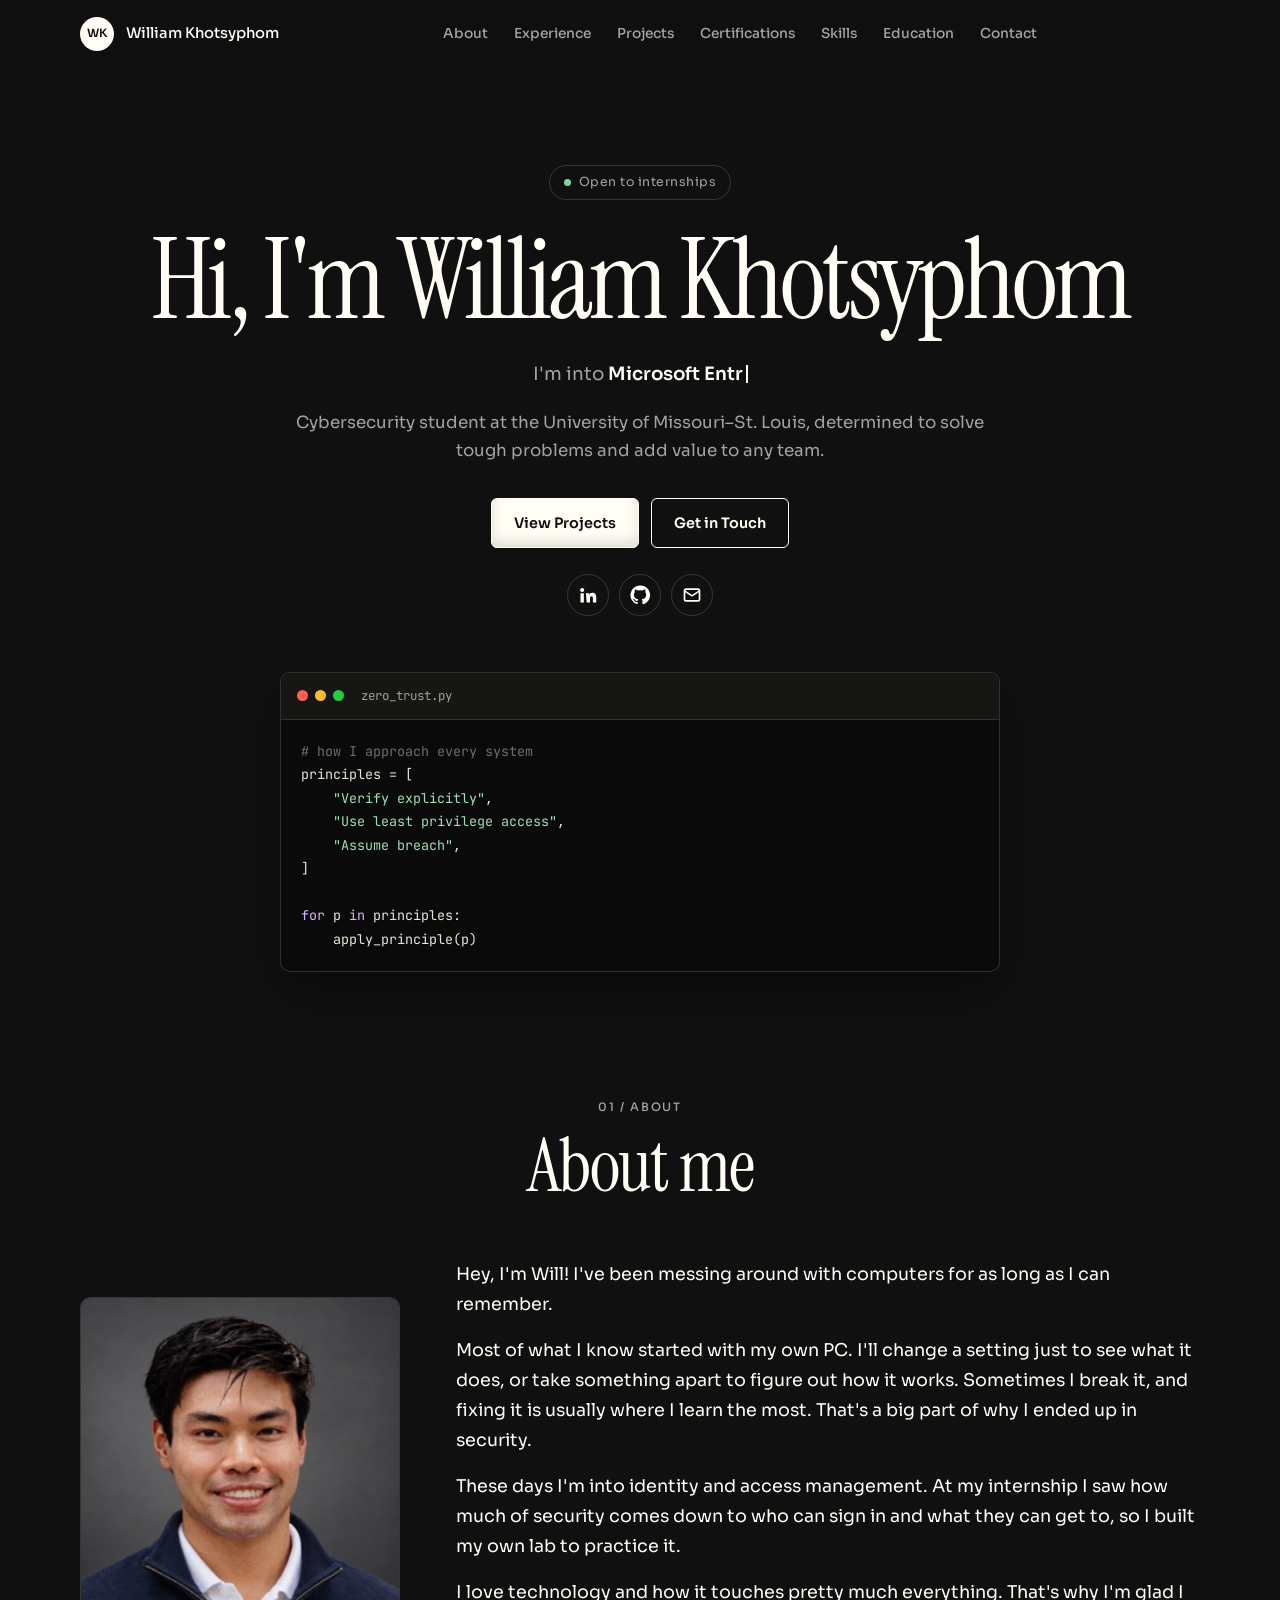
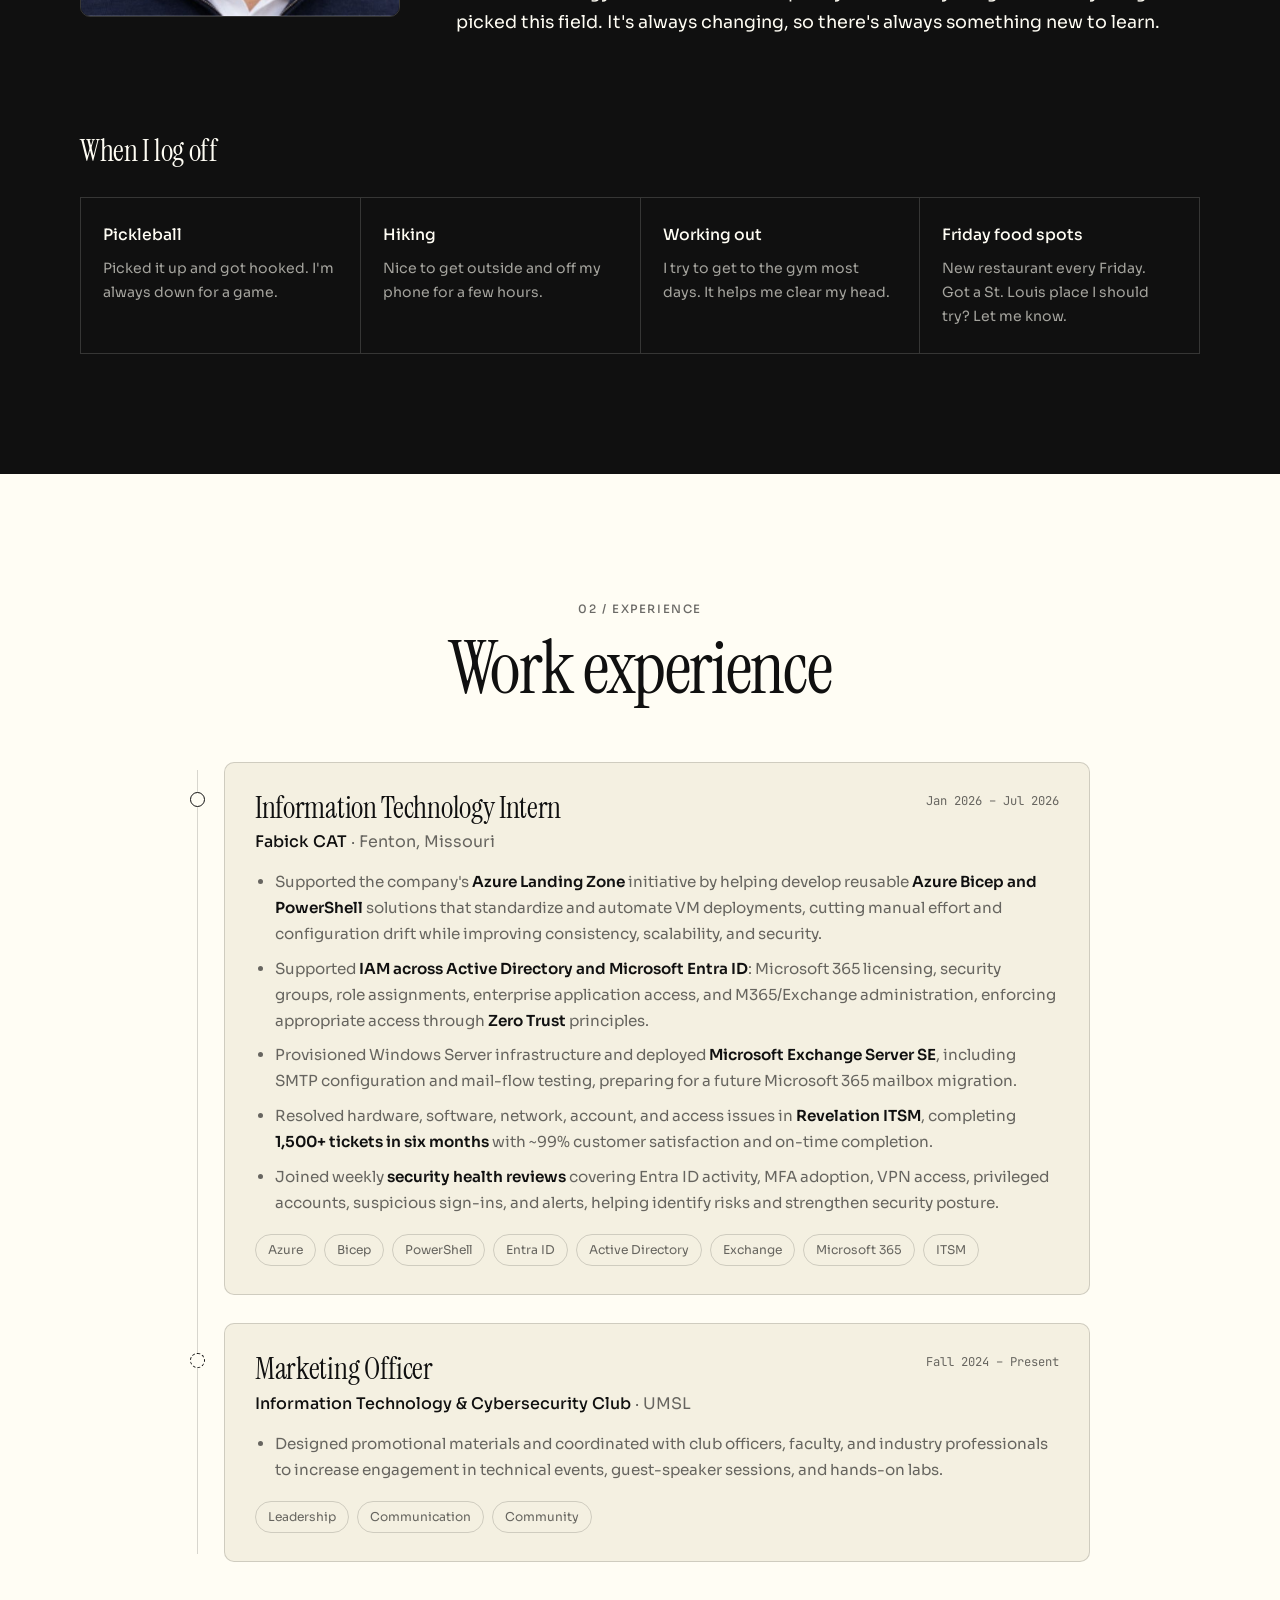
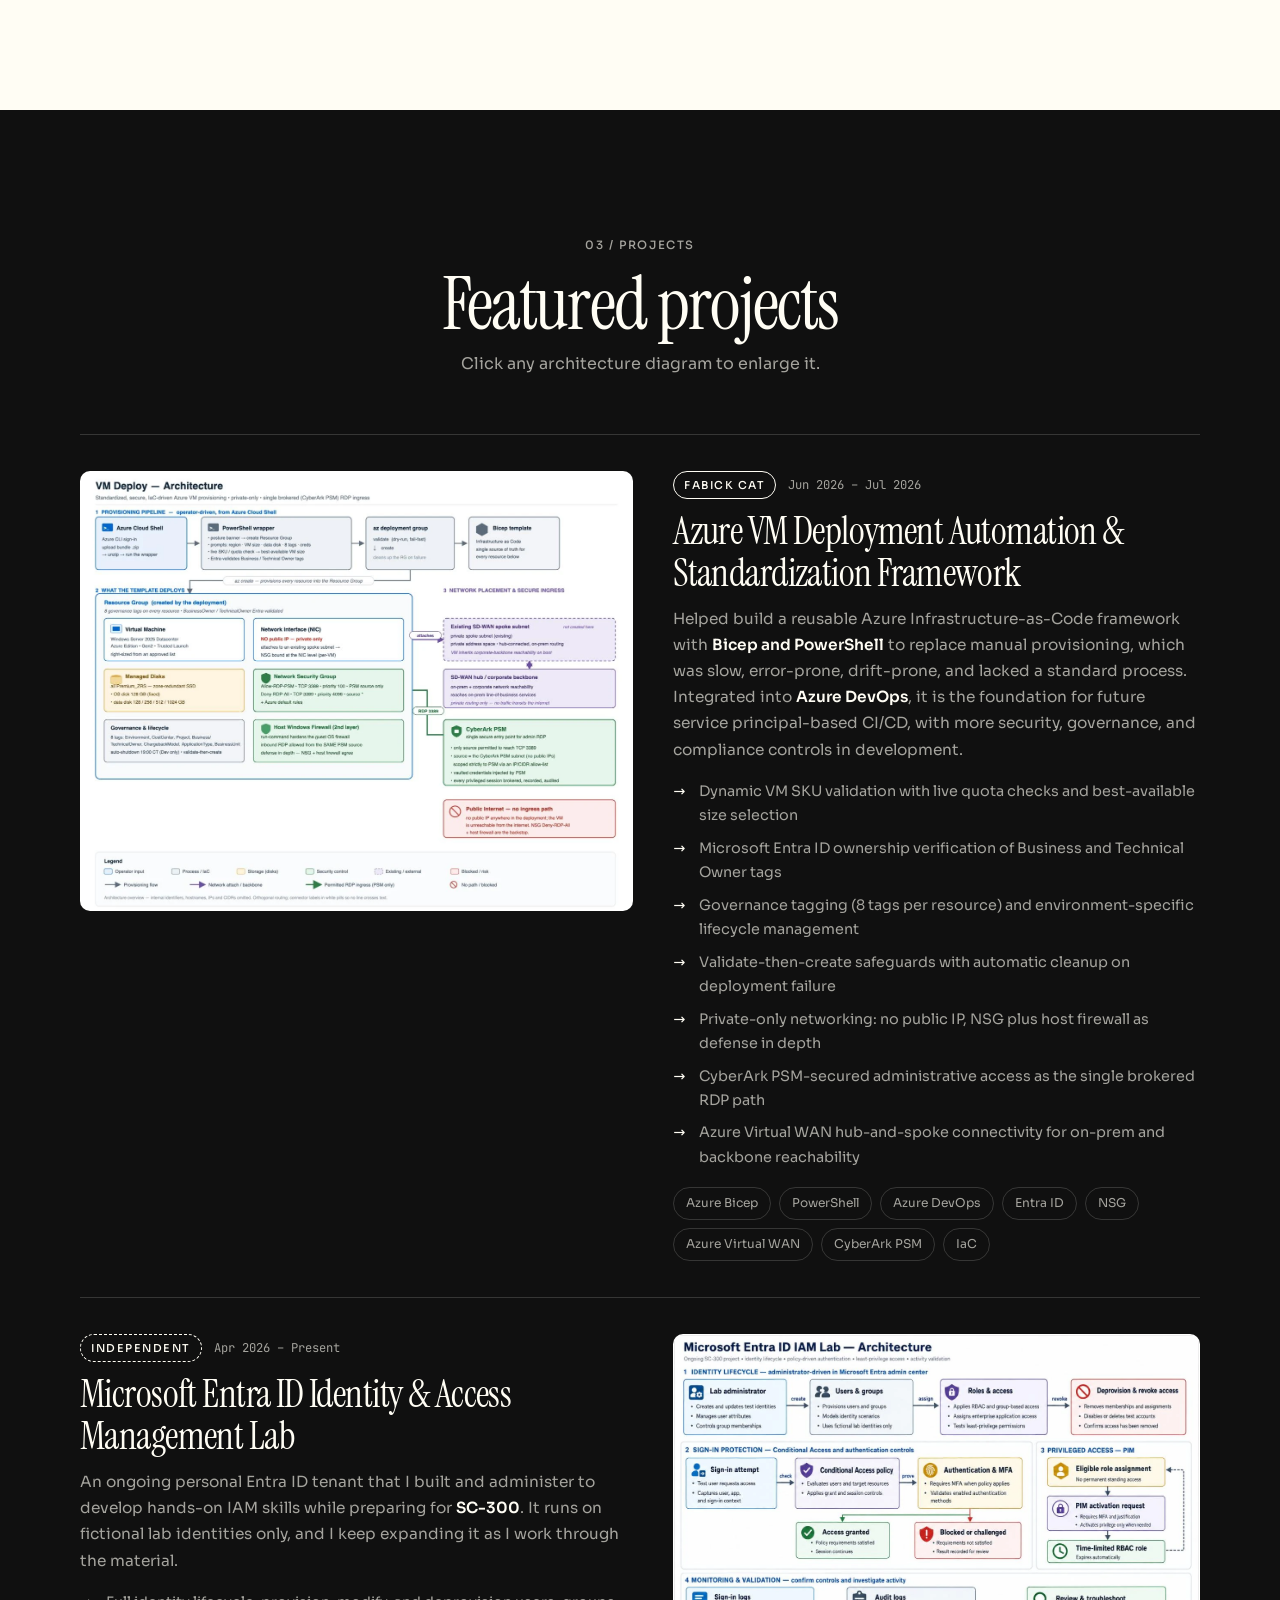
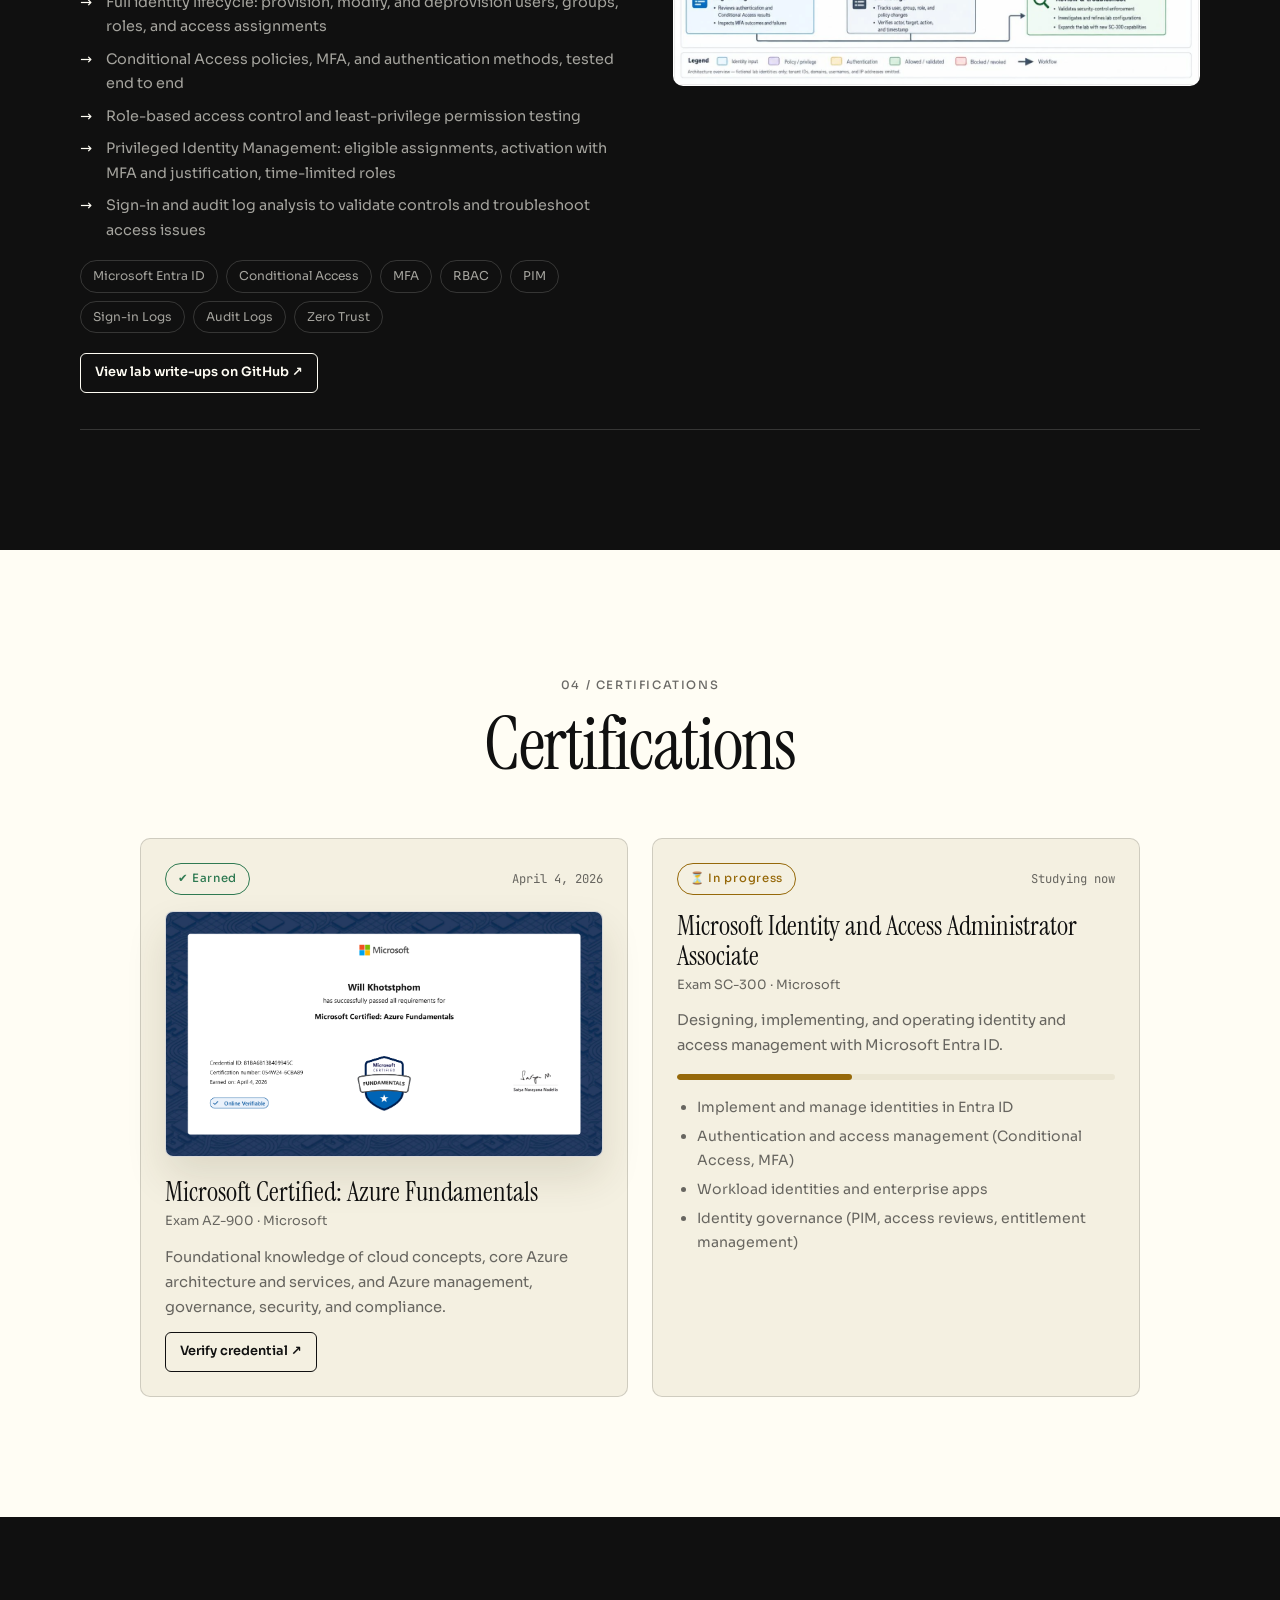
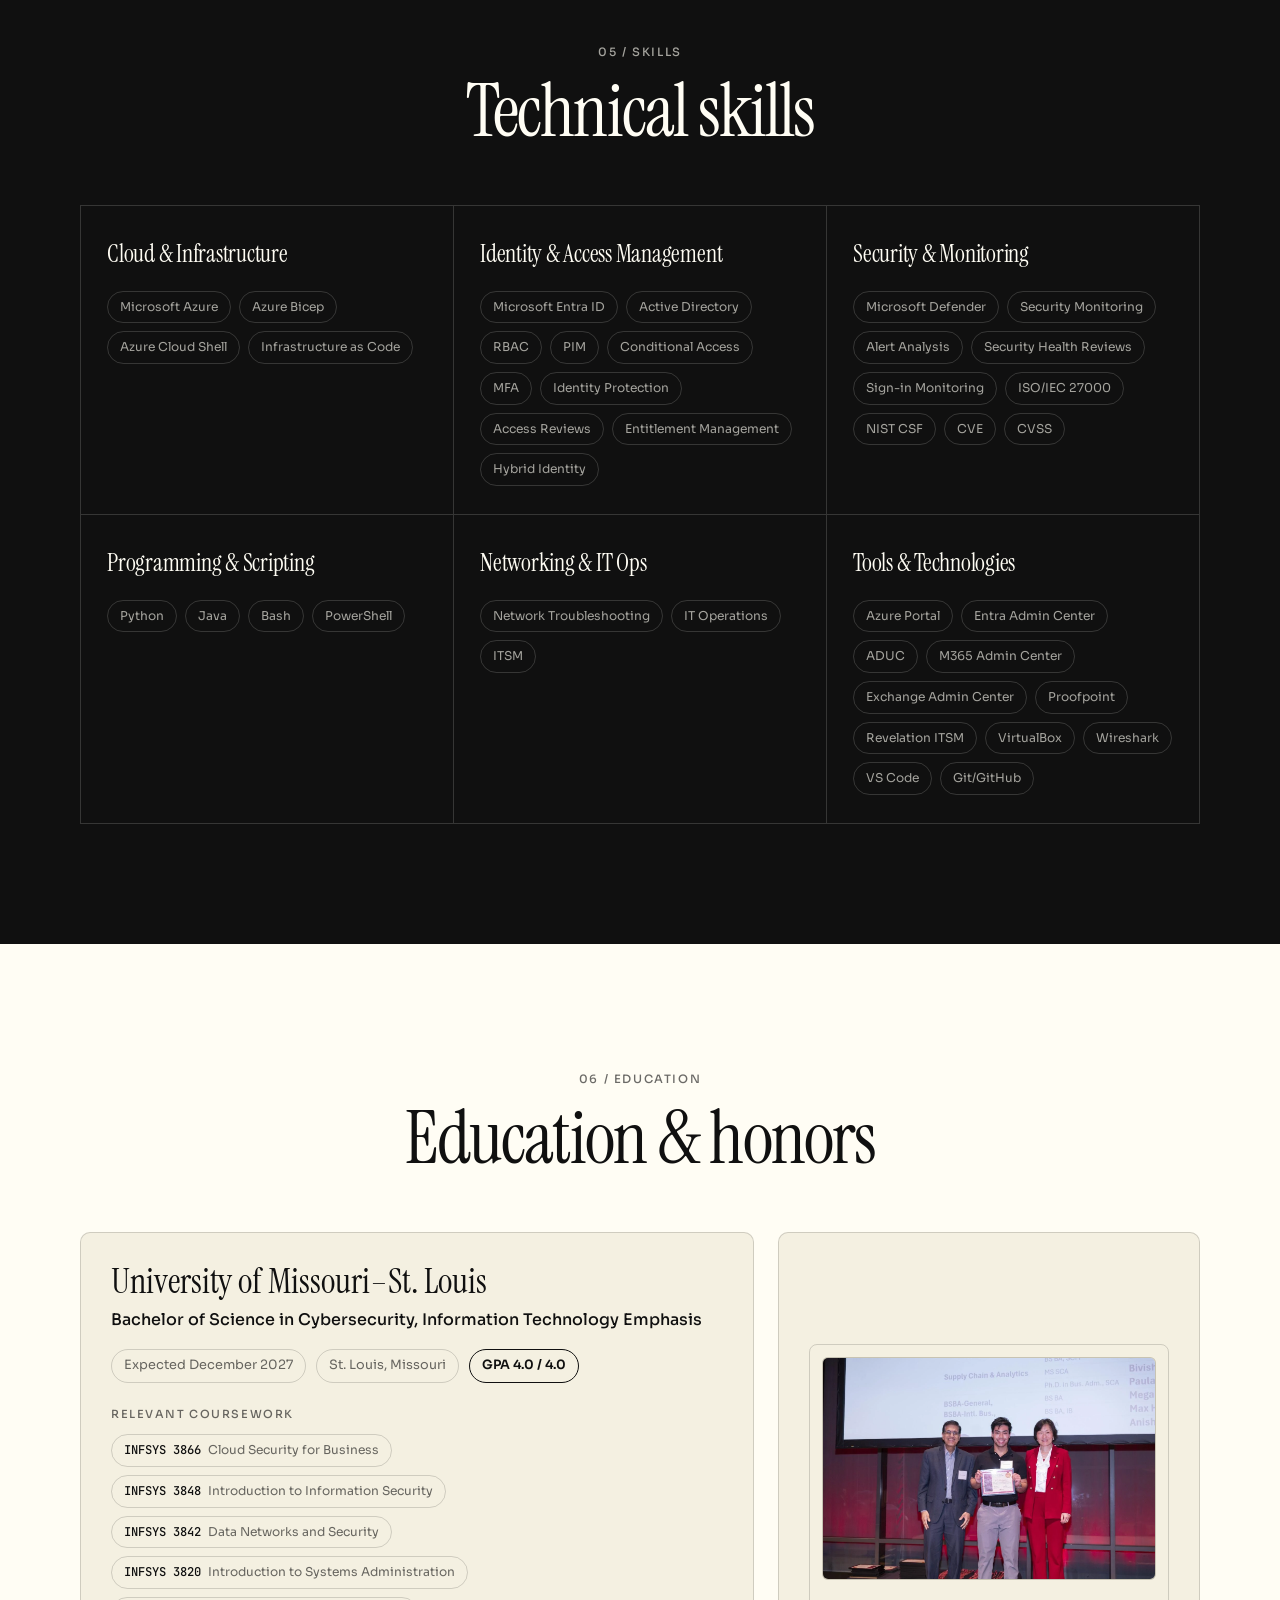
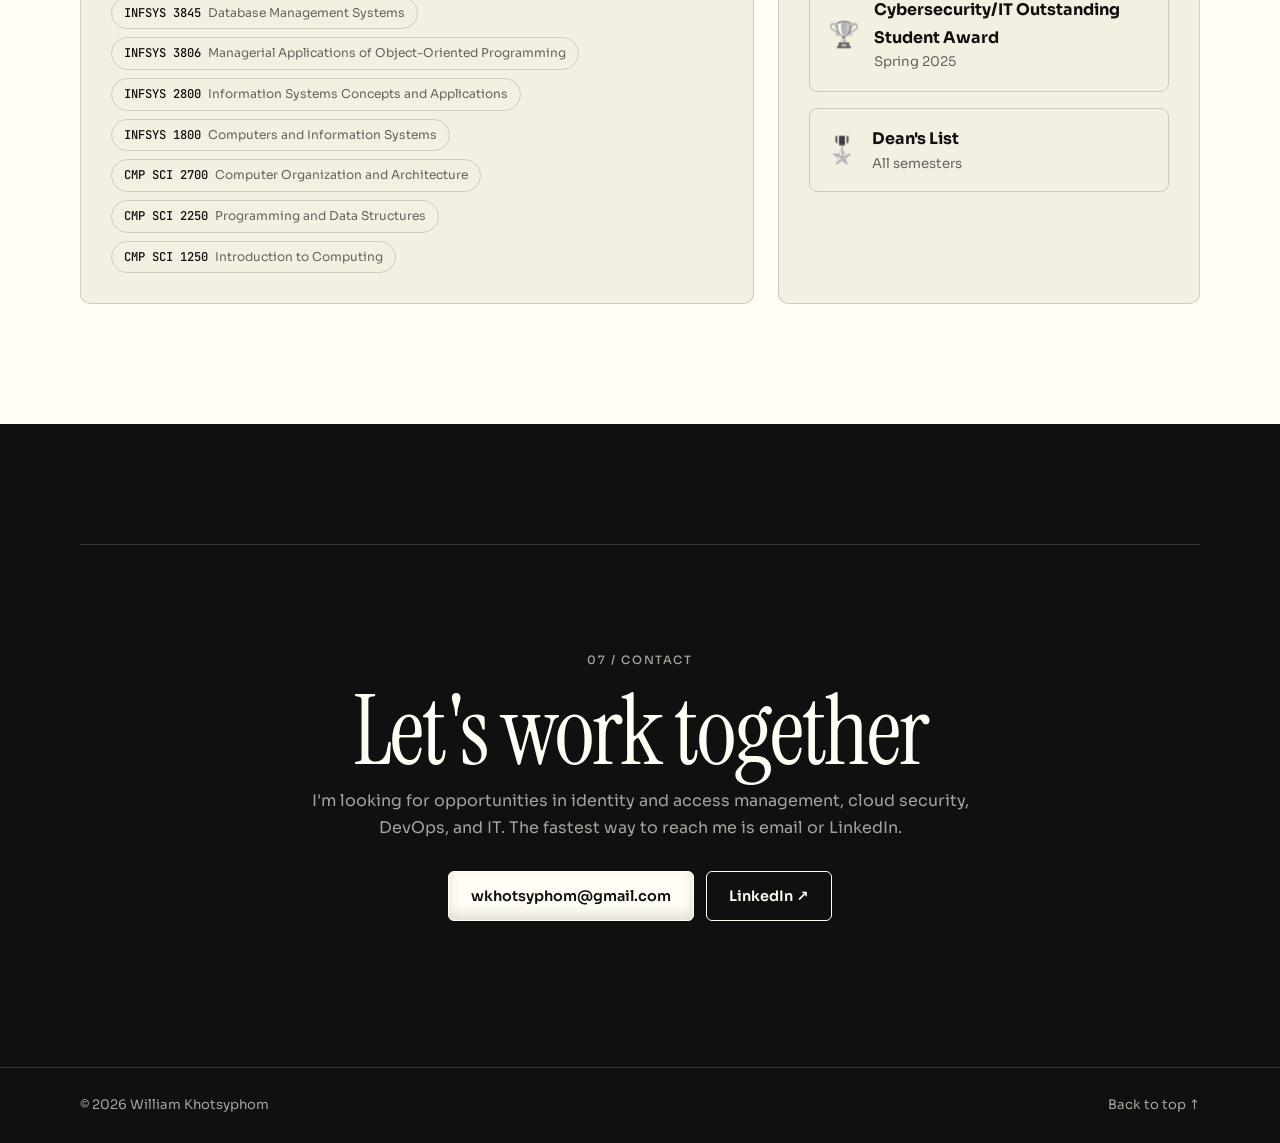
<file: index.html>
<!DOCTYPE html>
<html lang="en" data-theme="dark">
<head>
  <meta charset="UTF-8" />
  <meta name="viewport" content="width=device-width, initial-scale=1" />
  <title>William Khotsyphom | Cybersecurity, Identity & Cloud</title>
  <meta name="description" content="Portfolio of William Khotsyphom: cybersecurity student and IT intern focused on Microsoft Entra ID, Azure, Infrastructure as Code, and Zero Trust." />
  <meta name="theme-color" content="#101010" />
  <meta property="og:title" content="William Khotsyphom | Cybersecurity, Identity & Cloud" />
  <meta property="og:description" content="Identity and access management, Azure IaC, and Zero Trust projects." />
  <meta property="og:type" content="website" />
  <link rel="icon" href="data:image/svg+xml,%3Csvg xmlns='http://www.w3.org/2000/svg' viewBox='0 0 100 100'%3E%3Crect width='100' height='100' rx='22' fill='%23101010'/%3E%3Ctext x='50' y='66' font-size='52' font-family='Arial' font-weight='700' text-anchor='middle' fill='%23fffdf4'%3EWK%3C/text%3E%3C/svg%3E" />
  <link rel="preconnect" href="https://fonts.googleapis.com" />
  <link rel="preconnect" href="https://fonts.gstatic.com" crossorigin />
  <link href="https://fonts.googleapis.com/css2?family=Instrument+Serif:ital@0;1&family=Sora:wght@300;400;500;600&family=JetBrains+Mono:wght@400;500&display=swap" rel="stylesheet" />
  <link rel="stylesheet" href="css/style.css" />
</head>
<body>
  <div class="scroll-progress" id="scrollProgress"></div>
  
  <!-- NAV -->
  <header class="nav" id="nav">
    <div class="container nav-inner">
      <a href="#home" class="brand" aria-label="Home"><span class="brand-mark">WK</span><span class="brand-name">William Khotsyphom</span></a>
      <nav class="nav-links" id="navLinks" aria-label="Primary">
        <a href="#about">About</a>
        <a href="#experience">Experience</a>
        <a href="#projects">Projects</a>
        <a href="#certifications">Certifications</a>
        <a href="#skills">Skills</a>
        <a href="#education">Education</a>
        <a href="#contact">Contact</a>
      </nav>
      <div class="nav-actions">
        <button class="icon-btn menu-btn" id="menuBtn" aria-label="Open menu" aria-expanded="false">
          <svg viewBox="0 0 24 24" width="20" height="20" fill="none" stroke="currentColor" stroke-width="2"><path d="M3 6h18M3 12h18M3 18h18"/></svg>
        </button>
      </div>
    </div>
  </header>

  <main>
    <!-- HERO -->
    <section class="hero" id="home">
      <div class="container hero-grid">
        <div class="hero-copy reveal">
          <span class="pill"><span class="dot"></span> Open to internships</span>
          <h1>Hi, I'm <span class="grad">William Khotsyphom</span></h1>
          <p class="typed-line">I'm into <span id="typed" class="typed"></span><span class="caret"></span></p>
          <p class="lead">Cybersecurity student at the University of Missouri&ndash;St. Louis, determined to solve tough problems and add value to any team.</p>
          <div class="hero-cta">
            <a class="btn btn-primary" href="#projects">View Projects</a>
            <a class="btn btn-ghost" href="#contact">Get in Touch</a>
          </div>
          <div class="socials">
            <a href="https://www.linkedin.com/in/will-khotsyphom" target="_blank" rel="noopener" aria-label="LinkedIn"><svg viewBox="0 0 24 24" width="20" height="20" fill="currentColor"><path d="M4.98 3.5a2.5 2.5 0 1 1 0 5 2.5 2.5 0 0 1 0-5zM3 9.75h4V21H3zM9.5 9.75h3.8v1.6h.06c.53-1 1.83-2 3.77-2 4.03 0 4.77 2.65 4.77 6.1V21h-4v-4.9c0-1.17-.02-2.68-1.63-2.68-1.63 0-1.88 1.27-1.88 2.6V21h-4z"/></svg></a>
            <a href="https://github.com/willkhot" target="_blank" rel="noopener" aria-label="GitHub"><svg viewBox="0 0 24 24" width="20" height="20" fill="currentColor"><path d="M12 .5a11.5 11.5 0 0 0-3.64 22.41c.58.1.79-.25.79-.56v-2c-3.2.7-3.87-1.36-3.87-1.36-.52-1.33-1.28-1.69-1.28-1.69-1.05-.72.08-.7.08-.7 1.16.08 1.77 1.19 1.77 1.19 1.03 1.77 2.71 1.26 3.37.96.1-.75.4-1.26.73-1.55-2.55-.29-5.24-1.28-5.24-5.69 0-1.26.45-2.28 1.19-3.09-.12-.29-.52-1.46.11-3.04 0 0 .97-.31 3.17 1.18a11 11 0 0 1 5.76 0c2.2-1.49 3.17-1.18 3.17-1.18.63 1.58.23 2.75.11 3.04.74.81 1.19 1.83 1.19 3.09 0 4.42-2.7 5.4-5.27 5.68.41.36.78 1.06.78 2.14v3.17c0 .31.21.67.8.56A11.5 11.5 0 0 0 12 .5z"/></svg></a>
            <a href="mailto:wkhotsyphom@gmail.com" aria-label="Email"><svg viewBox="0 0 24 24" width="20" height="20" fill="none" stroke="currentColor" stroke-width="2"><rect x="3" y="5" width="18" height="14" rx="2"/><path d="m3 7 9 6 9-6"/></svg></a>
          </div>
        </div>

        <div class="hero-card reveal" style="--d:.15s">
          <div class="term">
            <div class="term-bar"><i></i><i></i><i></i><span class="term-file">zero_trust.py</span></div>
<pre data-lang="py"><code><span class="c"># how I approach every system</span>
principles = [
    <span class="s">"Verify explicitly"</span>,
    <span class="s">"Use least privilege access"</span>,
    <span class="s">"Assume breach"</span>,
]

<span class="k">for</span> p <span class="k">in</span> principles:
    apply_principle(p)
</code></pre>
          </div>
        </div>
      </div>
    </section>

    <!-- ABOUT -->
    <section id="about" class="section">
      <div class="container">
        <div class="section-head reveal"><span class="eyebrow">01 / About</span><h2>About me</h2></div>
        <div class="about-grid">
          <div class="about-photo reveal">
            <img src="assets/profile.png" alt="Portrait of William Khotsyphom" />
          </div>
          <div class="about-text reveal" style="--d:.1s">
            <p>Hey, I'm Will! I've been messing around with computers for as long as I can remember.</p>
            <p>Most of what I know started with my own PC. I'll change a setting just to see what it does, or take something apart to figure out how it works. Sometimes I break it, and fixing it is usually where I learn the most. That's a big part of why I ended up in security.</p>
            <p>These days I'm into identity and access management. At my internship I saw how much of security comes down to who can sign in and what they can get to, so I built my own lab to practice it.</p>
            <p>I love technology and how it touches pretty much everything. That's why I'm glad I picked this field. It's always changing, so there's always something new to learn.</p>
          </div>
        </div>

        <div class="offclock reveal">
          <h3>When I log off</h3>
          <div class="hobby-grid">
            <div class="hobby"><h4>Pickleball</h4><p>Picked it up and got hooked. I'm always down for a game.</p></div>
            <div class="hobby"><h4>Hiking</h4><p>Nice to get outside and off my phone for a few hours.</p></div>
            <div class="hobby"><h4>Working out</h4><p>I try to get to the gym most days. It helps me clear my head.</p></div>
            <div class="hobby"><h4>Friday food spots</h4><p>New restaurant every Friday. Got a St. Louis place I should try? Let me know.</p></div>
          </div>
        </div>
      </div>
    </section>

    <!-- EXPERIENCE -->
    <section id="experience" class="section alt">
      <div class="container">
        <div class="section-head reveal"><span class="eyebrow">02 / Experience</span><h2>Work experience</h2></div>
        <div class="timeline">
          <article class="t-item reveal">
            <div class="t-dot"></div>
            <div class="t-card">
              <div class="t-head">
                <div><h3>Information Technology Intern</h3><div class="org">Fabick CAT <span>&middot; Fenton, Missouri</span></div></div>
                <span class="date">Jan 2026 &ndash; Jul 2026</span>
              </div>
              <ul>
                <li>Supported the company's <b>Azure Landing Zone</b> initiative by helping develop reusable <b>Azure Bicep and PowerShell</b> solutions that standardize and automate VM deployments, cutting manual effort and configuration drift while improving consistency, scalability, and security.</li>
                <li>Supported <b>IAM across Active Directory and Microsoft Entra ID</b>: Microsoft 365 licensing, security groups, role assignments, enterprise application access, and M365/Exchange administration, enforcing appropriate access through <b>Zero Trust</b> principles.</li>
                <li>Provisioned Windows Server infrastructure and deployed <b>Microsoft Exchange Server SE</b>, including SMTP configuration and mail-flow testing, preparing for a future Microsoft 365 mailbox migration.</li>
                <li>Resolved hardware, software, network, account, and access issues in <b>Revelation ITSM</b>, completing <b>1,500+ tickets in six months</b> with ~99% customer satisfaction and on-time completion.</li>
                <li>Joined weekly <b>security health reviews</b> covering Entra ID activity, MFA adoption, VPN access, privileged accounts, suspicious sign-ins, and alerts, helping identify risks and strengthen security posture.</li>
              </ul>
              <div class="tags"><span>Azure</span><span>Bicep</span><span>PowerShell</span><span>Entra ID</span><span>Active Directory</span><span>Exchange</span><span>Microsoft 365</span><span>ITSM</span></div>
            </div>
          </article>

          <article class="t-item reveal">
            <div class="t-dot alt"></div>
            <div class="t-card">
              <div class="t-head">
                <div><h3>Marketing Officer</h3><div class="org">Information Technology &amp; Cybersecurity Club <span>&middot; UMSL</span></div></div>
                <span class="date">Fall 2024 &ndash; Present</span>
              </div>
              <ul>
                <li>Designed promotional materials and coordinated with club officers, faculty, and industry professionals to increase engagement in technical events, guest-speaker sessions, and hands-on labs.</li>
              </ul>
              <div class="tags"><span>Leadership</span><span>Communication</span><span>Community</span></div>
            </div>
          </article>
        </div>
      </div>
    </section>

    <!-- PROJECTS -->
    <section id="projects" class="section">
      <div class="container">
        <div class="section-head reveal"><span class="eyebrow">03 / Projects</span><h2>Featured projects</h2><p>Click any architecture diagram to enlarge it.</p></div>

        <article class="project reveal">
          <div class="p-media">
            <button class="zoomable" data-full="assets/azure-vm-deploy-architecture.webp" aria-label="Enlarge Azure VM Deploy architecture diagram">
              <img src="assets/azure-vm-deploy-architecture.webp" alt="Architecture diagram of the Azure VM deployment framework: PowerShell wrapper, Bicep template, private-only VM, NSG, CyberArk PSM ingress, and SD-WAN spoke connectivity" loading="lazy" />
              <span class="zoom-hint">🔍 Enlarge</span>
            </button>
          </div>
          <div class="p-body">
            <div class="p-meta"><span class="badge">Fabick CAT</span><span class="date">Jun 2026 &ndash; Jul 2026</span></div>
            <h3>Azure VM Deployment Automation &amp; Standardization Framework</h3>
            <p>Helped build a reusable Azure Infrastructure-as-Code framework with <b>Bicep and PowerShell</b> to replace manual provisioning, which was slow, error-prone, drift-prone, and lacked a standard process. Integrated into <b>Azure DevOps</b>, it is the foundation for future service principal-based CI/CD, with more security, governance, and compliance controls in development.</p>
            <ul class="checks">
              <li>Dynamic VM SKU validation with live quota checks and best-available size selection</li>
              <li>Microsoft Entra ID ownership verification of Business and Technical Owner tags</li>
              <li>Governance tagging (8 tags per resource) and environment-specific lifecycle management</li>
              <li>Validate-then-create safeguards with automatic cleanup on deployment failure</li>
              <li>Private-only networking: no public IP, NSG plus host firewall as defense in depth</li>
              <li>CyberArk PSM-secured administrative access as the single brokered RDP path</li>
              <li>Azure Virtual WAN hub-and-spoke connectivity for on-prem and backbone reachability</li>
            </ul>
            <div class="tags"><span>Azure Bicep</span><span>PowerShell</span><span>Azure DevOps</span><span>Entra ID</span><span>NSG</span><span>Azure Virtual WAN</span><span>CyberArk PSM</span><span>IaC</span></div>
          </div>
        </article>

        <article class="project flip reveal">
          <div class="p-media">
            <button class="zoomable" data-full="assets/entra-iam-lab-architecture.webp" aria-label="Enlarge Entra ID IAM lab architecture diagram">
              <img src="assets/entra-iam-lab-architecture.webp" alt="Architecture of the Microsoft Entra ID IAM lab: identity lifecycle, Conditional Access and MFA, PIM, and monitoring and validation" loading="lazy" />
              <span class="zoom-hint">🔍 Enlarge</span>
            </button>
          </div>
          <div class="p-body">
            <div class="p-meta"><span class="badge alt">Independent</span><span class="date">Apr 2026 &ndash; Present</span></div>
            <h3>Microsoft Entra ID Identity &amp; Access Management Lab</h3>
            <p>An ongoing personal Entra ID tenant that I built and administer to develop hands-on IAM skills while preparing for <b>SC-300</b>. It runs on fictional lab identities only, and I keep expanding it as I work through the material.</p>
            <ul class="checks">
              <li>Full identity lifecycle: provision, modify, and deprovision users, groups, roles, and access assignments</li>
              <li>Conditional Access policies, MFA, and authentication methods, tested end to end</li>
              <li>Role-based access control and least-privilege permission testing</li>
              <li>Privileged Identity Management: eligible assignments, activation with MFA and justification, time-limited roles</li>
              <li>Sign-in and audit log analysis to validate controls and troubleshoot access issues</li>
            </ul>
            <div class="tags"><span>Microsoft Entra ID</span><span>Conditional Access</span><span>MFA</span><span>RBAC</span><span>PIM</span><span>Sign-in Logs</span><span>Audit Logs</span><span>Zero Trust</span></div>
            <div class="p-links"><a class="btn btn-sm btn-ghost" href="https://github.com/willkhot/linux-cloud-iam-labs/tree/main/iam-labs" target="_blank" rel="noopener">View lab write-ups on GitHub ↗</a></div>
          </div>
        </article>

        <!-- TODO: add more projects by copying an <article class="project"> block above -->
      </div>
    </section>

    <!-- CERTIFICATIONS -->
    <section id="certifications" class="section alt">
      <div class="container">
        <div class="section-head reveal"><span class="eyebrow">04 / Certifications</span><h2>Certifications</h2></div>
        <div class="cert-grid">
          <article class="cert reveal">
            <div class="cert-top"><span class="status earned">✔ Earned</span><span class="date">April 4, 2026</span></div>
            <div class="cert-body">
              <button class="zoomable cert-img" data-full="assets/az-900-certificate.png" aria-label="Enlarge AZ-900 certificate">
                <img src="assets/az-900-certificate.png" alt="Microsoft Certified: Azure Fundamentals certificate" loading="lazy" />
              </button>
              <div>
                <h3>Microsoft Certified: Azure Fundamentals</h3>
                <p class="muted">Exam AZ-900 &middot; Microsoft</p>
                <p>Foundational knowledge of cloud concepts, core Azure architecture and services, and Azure management, governance, security, and compliance.</p>
                <a class="btn btn-sm btn-ghost" href="https://learn.microsoft.com/en-us/users/willkhotstphom-0931/credentials/81ba6b13b409945c?ref=https%3A%2F%2Fwww.linkedin.com%2F" target="_blank" rel="noopener">Verify credential ↗</a>
              </div>
            </div>
          </article>

          <article class="cert progress reveal" style="--d:.1s">
            <div class="cert-top"><span class="status wip">⏳ In progress</span><span class="date">Studying now</span></div>
            <div class="cert-body single">
              <div>
                <h3>Microsoft Identity and Access Administrator Associate</h3>
                <p class="muted">Exam SC-300 &middot; Microsoft</p>
                <p>Designing, implementing, and operating identity and access management with Microsoft Entra ID.</p>
                <div class="bar"><i></i></div>
                <ul class="domains">
                  <li>Implement and manage identities in Entra ID</li>
                  <li>Authentication and access management (Conditional Access, MFA)</li>
                  <li>Workload identities and enterprise apps</li>
                  <li>Identity governance (PIM, access reviews, entitlement management)</li>
                </ul>
              </div>
            </div>
          </article>
        </div>
        <!-- TODO: add more certifications here as you earn them -->
      </div>
    </section>

    <!-- SKILLS -->
    <section id="skills" class="section">
      <div class="container">
        <div class="section-head reveal"><span class="eyebrow">05 / Skills</span><h2>Technical skills</h2></div>
        <div class="skill-grid">
          <div class="skill reveal"><h3>Cloud &amp; Infrastructure</h3><div class="chips"><span>Microsoft Azure</span><span>Azure Bicep</span><span>Azure Cloud Shell</span><span>Infrastructure as Code</span></div></div>
          <div class="skill reveal" style="--d:.05s"><h3>Identity &amp; Access Management</h3><div class="chips"><span>Microsoft Entra ID</span><span>Active Directory</span><span>RBAC</span><span>PIM</span><span>Conditional Access</span><span>MFA</span><span>Identity Protection</span><span>Access Reviews</span><span>Entitlement Management</span><span>Hybrid Identity</span></div></div>
          <div class="skill reveal" style="--d:.1s"><h3>Security &amp; Monitoring</h3><div class="chips"><span>Microsoft Defender</span><span>Security Monitoring</span><span>Alert Analysis</span><span>Security Health Reviews</span><span>Sign-in Monitoring</span><span>ISO/IEC 27000</span><span>NIST CSF</span><span>CVE</span><span>CVSS</span></div></div>
          <div class="skill reveal" style="--d:.15s"><h3>Programming &amp; Scripting</h3><div class="chips"><span>Python</span><span>Java</span><span>Bash</span><span>PowerShell</span></div></div>
          <div class="skill reveal" style="--d:.2s"><h3>Networking &amp; IT Ops</h3><div class="chips"><span>Network Troubleshooting</span><span>IT Operations</span><span>ITSM</span></div></div>
          <div class="skill reveal" style="--d:.25s"><h3>Tools &amp; Technologies</h3><div class="chips"><span>Azure Portal</span><span>Entra Admin Center</span><span>ADUC</span><span>M365 Admin Center</span><span>Exchange Admin Center</span><span>Proofpoint</span><span>Revelation ITSM</span><span>VirtualBox</span><span>Wireshark</span><span>VS Code</span><span>Git/GitHub</span></div></div>
        </div>
      </div>
    </section>

    <!-- EDUCATION -->
    <section id="education" class="section alt">
      <div class="container">
        <div class="section-head reveal"><span class="eyebrow">06 / Education</span><h2>Education &amp; honors</h2></div>
        <div class="edu reveal">
          <div class="edu-main">
            <h3>University of Missouri&ndash;St. Louis</h3>
            <p class="deg">Bachelor of Science in Cybersecurity, Information Technology Emphasis</p>
            <div class="edu-meta"><span>Expected December 2027</span><span>St. Louis, Missouri</span><span class="gpa">GPA 4.0 / 4.0</span></div>
            <h4>Relevant coursework</h4>
            <div class="chips courses"><span><b>INFSYS 3866</b> Cloud Security for Business</span><span><b>INFSYS 3848</b> Introduction to Information Security</span><span><b>INFSYS 3842</b> Data Networks and Security</span><span><b>INFSYS 3820</b> Introduction to Systems Administration</span><span><b>INFSYS 3845</b> Database Management Systems</span><span><b>INFSYS 3806</b> Managerial Applications of Object-Oriented Programming</span><span><b>INFSYS 2800</b> Information Systems Concepts and Applications</span><span><b>INFSYS 1800</b> Computers and Information Systems</span><span><b>CMP SCI 2700</b> Computer Organization and Architecture</span><span><b>CMP SCI 2250</b> Programming and Data Structures</span><span><b>CMP SCI 1250</b> Introduction to Computing</span></div>
          </div>
          <div class="edu-side">
            <div class="award award-card">
              <button class="zoomable award-photo" data-full="assets/outstanding-student-award.webp" aria-label="Enlarge award photo">
                <img src="assets/outstanding-student-award.webp" alt="William Khotsyphom accepting the Cybersecurity/IT Outstanding Student Award certificate on stage" loading="lazy" />
                <span class="zoom-hint">🔍 Enlarge</span>
              </button>
              <div class="award-row"><span>🏆</span><div><b>Cybersecurity/IT Outstanding Student Award</b><small>Spring 2025</small></div></div>
            </div>
            <div class="award"><span>🎖️</span><div><b>Dean's List</b><small>All semesters</small></div></div>
          </div>
        </div>
      </div>
    </section>

    <!-- CONTACT -->
    <section id="contact" class="section">
      <div class="container">
        <div class="cta reveal">
          <span class="eyebrow">07 / Contact</span>
          <h2>Let's work together</h2>
          <p>I'm looking for opportunities in identity and access management, cloud security, DevOps, and IT. The fastest way to reach me is email or LinkedIn.</p>
          <div class="hero-cta center">
            <a class="btn btn-primary" href="mailto:wkhotsyphom@gmail.com">wkhotsyphom@gmail.com</a>
            <a class="btn btn-ghost" href="https://www.linkedin.com/in/will-khotsyphom" target="_blank" rel="noopener">LinkedIn ↗</a>
          </div>
        </div>
      </div>
    </section>
  </main>

  <footer class="footer">
    <div class="container foot-inner">
      <span>&copy; <span id="year"></span> William Khotsyphom</span>
      <a href="#home">Back to top ↑</a>
    </div>
  </footer>

  <!-- Lightbox -->
  <div class="lightbox" id="lightbox" role="dialog" aria-modal="true" aria-label="Enlarged image" hidden>
    <button class="lb-close" id="lbClose" aria-label="Close">&times;</button>
    <img id="lbImg" alt="" />
  </div>

  <script src="js/main.js"></script>
</body>
</html>
</file>
<file: css/style.css>
/* Editorial dark/cream theme: near-black + warm cream, serif display, hairline rules */
:root{
  --bg:#101010; --card:#181817; --card2:#222220; --line:rgba(255,253,244,.16);
  --text:#fffdf4; --muted:rgba(255,253,244,.62); --accent:#fffdf4;
  --good:#7fd3a4; --warn:#e8c46a;
  --radius:10px; --shadow:0 20px 50px rgba(0,0,0,.35);
  --serif:"Instrument Serif",Georgia,"Times New Roman",serif;
  --sans:Sora,system-ui,-apple-system,Segoe UI,sans-serif;
  --mono:"JetBrains Mono",ui-monospace,Consolas,monospace;
}
/* cream sections flip the same variables, so every component adapts */
.section.alt{
  --bg:#fffdf4; --card:#f4f0e1; --card2:#ebe6d3; --line:rgba(16,16,16,.16);
  --text:#101010; --muted:rgba(16,16,16,.62); --accent:#101010;
  --good:#2f7a52; --warn:#96690a; --shadow:0 20px 40px rgba(60,50,20,.12);
  background:var(--bg); color:var(--text);
}
*{box-sizing:border-box}
html{scroll-behavior:smooth;scroll-padding-top:70px}
body{margin:0;background:#101010;color:var(--text);font-family:var(--sans);font-size:16px;font-weight:400;line-height:1.7;-webkit-font-smoothing:antialiased}
img{max-width:100%;display:block}
a{color:inherit;text-decoration:none}
code,pre{font-family:var(--mono)}
.container{width:min(1120px,100% - 40px);margin-inline:auto}
.scroll-progress{position:fixed;top:0;left:0;height:2px;width:0;background:#fffdf4;z-index:200}

/* NAV */
.nav{position:sticky;top:0;z-index:100;background:rgba(16,16,16,.72);backdrop-filter:blur(14px);border-bottom:1px solid transparent;transition:border-color .3s}
.nav.scrolled{border-color:rgba(255,253,244,.14)}
.nav-inner{display:flex;align-items:center;justify-content:space-between;height:68px;gap:16px}
.brand{display:flex;align-items:center;gap:12px;color:#fffdf4;font-weight:500;font-size:.92rem}
.brand-mark{display:grid;place-items:center;width:34px;height:34px;border-radius:50%;background:#fffdf4;color:#101010;font-size:.72rem;font-weight:600;letter-spacing:.02em}
.nav-links{display:flex;gap:2px}
.nav-links a{color:rgba(255,253,244,.62);padding:8px 12px;font-size:.86rem;font-weight:500;transition:.2s}
.nav-links a:hover,.nav-links a.active{color:#fffdf4}
.nav-links a.active{box-shadow:inset 0 -1px 0 #fffdf4}
.nav-actions{display:flex;align-items:center;gap:10px}
.icon-btn{display:grid;place-items:center;width:38px;height:38px;border-radius:8px;border:1px solid rgba(255,253,244,.2);background:transparent;color:#fffdf4;cursor:pointer;transition:.2s}
.icon-btn:hover{border-color:#fffdf4}
.menu-btn{display:none}

/* BUTTONS */
.btn{display:inline-flex;align-items:center;justify-content:center;gap:8px;padding:12px 22px;border-radius:6px;font-family:var(--sans);font-weight:600;font-size:.9rem;border:1px solid var(--text);cursor:pointer;transition:.25s;color:var(--text);background:transparent}
.btn-primary{background:var(--text);color:var(--bg);box-shadow:inset 0 -6px 12px rgba(0,0,0,.12)}
.btn-primary:hover{opacity:.88;transform:translateY(-1px)}
.btn-ghost:hover{background:var(--text);color:var(--bg)}
.btn-sm{padding:8px 14px;font-size:.8rem}
.nav .btn-primary{background:#fffdf4;color:#101010;border-color:#fffdf4}

/* HERO */
.hero{padding:96px 0 0;text-align:center}
.hero-grid{display:flex;flex-direction:column;align-items:center;gap:56px}
.hero-copy{display:flex;flex-direction:column;align-items:center}
.pill{display:inline-flex;align-items:center;gap:8px;padding:6px 14px;border-radius:99px;border:1px solid var(--line);font-size:.78rem;letter-spacing:.04em;color:var(--muted)}
.dot{width:7px;height:7px;border-radius:50%;background:var(--good);animation:pulse 2s infinite}
@keyframes pulse{0%{box-shadow:0 0 0 0 rgba(127,211,164,.6)}70%{box-shadow:0 0 0 8px transparent}100%{box-shadow:0 0 0 0 transparent}}
h1{font-family:var(--serif);font-weight:400;font-size:clamp(3rem,9.5vw,7rem);line-height:.98;letter-spacing:-.035em;margin:26px 0 22px}
.grad{font-style:normal}
.typed-line{font-size:1.15rem;color:var(--muted);margin:0 0 14px;min-height:2em}
.typed{color:var(--text);font-weight:600}
.caret{display:inline-block;width:2px;height:1em;background:var(--text);margin-left:3px;vertical-align:-3px;animation:blink 1s steps(1) infinite}
@keyframes blink{50%{opacity:0}}
.lead{color:var(--muted);font-size:1.05rem;max-width:60ch;margin:0}
.hero-cta{display:flex;flex-wrap:wrap;justify-content:center;gap:12px;margin:32px 0 26px}
.socials{display:flex;gap:10px;justify-content:center}
.socials a{display:grid;place-items:center;width:42px;height:42px;border-radius:50%;border:1px solid var(--line);color:var(--text);transition:.25s}
.socials a:hover{background:var(--text);color:var(--bg)}
.hero-card{width:min(720px,100%);text-align:left}
.term{background:#0a0a0a;border:1px solid rgba(255,253,244,.16);border-radius:var(--radius);box-shadow:var(--shadow);overflow:hidden}
.term-bar{display:flex;align-items:center;gap:7px;padding:12px 16px;background:#161615;border-bottom:1px solid rgba(255,253,244,.12);flex-wrap:nowrap}
.term-bar i{width:11px;height:11px;border-radius:50%;background:#ff5f57}
.term-bar i:nth-child(2){background:#febc2e}.term-bar i:nth-child(3){background:#28c840}
.term-tabs{display:flex;gap:4px;margin-left:10px}
.term-tabs button{font-family:var(--mono);font-size:.78rem;color:rgba(255,253,244,.5);background:none;border:1px solid transparent;border-radius:6px;padding:3px 10px;cursor:pointer;transition:.2s;white-space:nowrap}
.term-tabs button:hover{color:#fffdf4}
.term-tabs button.active{color:#fffdf4;background:#0a0a0a;border-color:rgba(255,253,244,.18)}
.term pre{margin:0;padding:20px;font-size:.84rem;line-height:1.75;color:#e8e5d8;overflow-x:auto}
.term pre[hidden]{display:none}
.term .c{color:#6f6e66}.term .k{color:#d8b4fe}.term .s{color:#9ee0b5}.term .n{color:#f0cf7a}
.term-out{padding:14px 20px 20px;font-family:var(--mono);font-size:.82rem;line-height:1.8;color:#e8e5d8;border-top:1px dashed rgba(255,253,244,.16);margin-top:2px}
.term-out b{color:#d8b4fe;font-weight:500}
.term-out .ok{color:#9ee0b5;font-weight:500}
.term-out em{font-style:normal;color:#6f6e66}
.term-out .ol{opacity:0;transform:translateX(-6px);transition:opacity .4s,transform .4s}
.term-out .ol.show{opacity:1;transform:none}
.term-out .caret{height:1em;vertical-align:-2px;background:#fffdf4}


/* SECTIONS */
.section{padding:120px 0}
.section-head{margin-bottom:56px;text-align:center}
.eyebrow{font-family:var(--sans);font-size:.72rem;font-weight:500;color:var(--muted);letter-spacing:.14em;text-transform:uppercase}
.section-head h2,.cta h2{font-family:var(--serif);font-weight:400;font-size:clamp(2.6rem,6vw,4.6rem);margin:10px 0 6px;letter-spacing:-.025em;line-height:1.02}
.section-head p{color:var(--muted);margin:8px 0 0}
.muted{color:var(--muted)}
.date{font-family:var(--mono);font-size:.76rem;color:var(--muted);white-space:nowrap}

/* ABOUT */
.about-grid{display:grid;grid-template-columns:320px 1fr;gap:56px;align-items:center}
.about-photo img{border-radius:var(--radius);width:100%;aspect-ratio:1/1;object-fit:cover;border:1px solid var(--line)}
.about-text p{font-size:1.1rem;margin:0 0 16px;color:var(--text)}
.p-links{margin-top:20px}
.offclock{margin-top:72px}
.offclock h3{margin:0 0 20px;font-family:var(--serif);font-weight:400;font-size:1.9rem;letter-spacing:-.01em}
.hobby-grid{display:grid;grid-template-columns:repeat(4,1fr);border-top:1px solid var(--line);border-left:1px solid var(--line)}
.hobby{padding:24px 22px;border-right:1px solid var(--line);border-bottom:1px solid var(--line);transition:background .3s}
.hobby:hover{background:var(--card)}
.hobby h4{margin:0 0 8px;font-size:.98rem;font-weight:500}
.hobby p{margin:0;font-size:.88rem;color:var(--muted)}

/* TIMELINE */
.timeline{position:relative;padding-left:34px;max-width:900px;margin:0 auto}
.timeline:before{content:"";position:absolute;left:7px;top:8px;bottom:8px;width:1px;background:var(--line)}
.t-item{position:relative;margin-bottom:28px}
.t-dot{position:absolute;left:-34px;top:30px;width:15px;height:15px;border-radius:50%;background:var(--bg);border:1.5px solid var(--text)}
.t-dot.alt{border-style:dashed}
.t-card{background:var(--card);border:1px solid var(--line);border-radius:var(--radius);padding:28px 30px;transition:.3s}
.t-card:hover{border-color:var(--text)}
.t-head{display:flex;justify-content:space-between;gap:14px;flex-wrap:wrap;margin-bottom:14px}
.t-head h3{margin:0;font-family:var(--serif);font-weight:400;font-size:1.9rem;line-height:1.1;letter-spacing:-.01em}
.org{font-weight:500;margin-top:4px}.org span{color:var(--muted);font-weight:400}
.t-card ul{margin:0 0 18px;padding-left:20px;color:var(--muted);font-size:.95rem}
.t-card li{margin-bottom:9px}.t-card li b{color:var(--text);font-weight:600}
.tags{display:flex;flex-wrap:wrap;gap:8px}
.tags span,.chips span{font-size:.76rem;padding:5px 12px;border-radius:99px;border:1px solid var(--line);color:var(--muted);transition:.2s}
.tags span:hover,.chips span:hover{color:var(--text);border-color:var(--text)}

/* PROJECTS */
.project{display:grid;grid-template-columns:1.05fr 1fr;gap:40px;padding:36px 0;border-top:1px solid var(--line);align-items:start}
.project:last-of-type{border-bottom:1px solid var(--line)}
.project.flip .p-media{order:2}
.zoomable{position:relative;display:block;width:100%;padding:0;border:1px solid var(--line);border-radius:var(--radius);overflow:hidden;background:#fff;cursor:zoom-in}
.zoomable img{width:100%;transition:transform .5s}
.zoomable:hover img{transform:scale(1.025)}
.zoom-hint{position:absolute;right:10px;bottom:10px;font-size:.72rem;background:rgba(16,16,16,.88);color:#fffdf4;padding:5px 10px;border-radius:99px;opacity:0;transition:.25s}
.zoomable:hover .zoom-hint{opacity:1}
.p-meta{display:flex;align-items:center;gap:12px;margin-bottom:12px}
.badge{font-size:.68rem;font-weight:500;letter-spacing:.14em;text-transform:uppercase;padding:4px 10px;border-radius:99px;border:1px solid var(--text);color:var(--text)}
.badge.alt{border-style:dashed}
.p-body h3{margin:0 0 12px;font-family:var(--serif);font-weight:400;font-size:clamp(1.9rem,3vw,2.5rem);line-height:1.08;letter-spacing:-.015em}
.p-body>p{color:var(--muted);margin:0 0 16px;font-size:.96rem}.p-body>p b{color:var(--text);font-weight:600}
.checks{list-style:none;padding:0;margin:0 0 18px}
.checks li{position:relative;padding-left:26px;margin-bottom:8px;font-size:.9rem;color:var(--muted)}
.checks li:before{content:"→";position:absolute;left:0;color:var(--text)}

/* CERTS */
.cert-grid{display:grid;grid-template-columns:1fr 1fr;gap:24px;max-width:1000px;margin:0 auto}
.cert{background:var(--card);border:1px solid var(--line);border-radius:var(--radius);padding:24px;transition:.3s}
.cert:hover{border-color:var(--text)}
.cert-top{display:flex;justify-content:space-between;align-items:center;margin-bottom:16px}
.status{font-size:.72rem;font-weight:500;letter-spacing:.06em;padding:5px 12px;border-radius:99px;border:1px solid currentColor}
.status.earned{color:var(--good)}
.status.wip{color:var(--warn)}
.cert-body{display:grid;grid-template-columns:1fr;gap:20px;align-items:start}
.cert-img{border-radius:8px;margin:0 auto;box-shadow:var(--shadow)}
.cert h3{margin:0 0 4px;font-family:var(--serif);font-weight:400;font-size:1.7rem;line-height:1.1}
.cert p{margin:0 0 12px;font-size:.92rem;color:var(--muted)}
.cert p.muted{font-size:.8rem}
.bar{height:6px;border-radius:99px;background:var(--card2);overflow:hidden;margin:16px 0}
.bar i{display:block;height:100%;width:40%;border-radius:99px;background:var(--warn);animation:slide 2.4s ease-in-out infinite alternate}
@keyframes slide{from{margin-left:0}to{margin-left:60%}}
.domains{margin:0;padding-left:20px;color:var(--muted);font-size:.88rem}
.domains li{margin-bottom:5px}

/* SKILLS */
.skill-grid{display:grid;grid-template-columns:repeat(3,1fr);gap:0;border-top:1px solid var(--line);border-left:1px solid var(--line)}
.skill{padding:28px 26px;border-right:1px solid var(--line);border-bottom:1px solid var(--line);transition:background .3s}
.skill:hover{background:var(--card)}
.skill h3{margin:0 0 16px;font-family:var(--serif);font-weight:400;font-size:1.5rem;letter-spacing:-.01em}
.chips{display:flex;flex-wrap:wrap;gap:8px}

/* EDUCATION */
.edu{display:grid;grid-template-columns:1.6fr 1fr;gap:24px}
.edu-main,.edu-side{background:var(--card);border:1px solid var(--line);border-radius:var(--radius);padding:30px}
.edu-main h3{margin:0;font-family:var(--serif);font-weight:400;font-size:2.2rem;line-height:1.05}
.deg{font-weight:500;margin:6px 0 16px}
.edu-meta{display:flex;flex-wrap:wrap;gap:10px;margin-bottom:22px}
.edu-meta span{font-size:.8rem;color:var(--muted);padding:5px 12px;border:1px solid var(--line);border-radius:99px}
.edu-meta .gpa{color:var(--text);border-color:var(--text);font-weight:600}
.edu h4{margin:0 0 10px;font-size:.7rem;text-transform:uppercase;letter-spacing:.14em;color:var(--muted);font-weight:500}
.courses span b{font-family:var(--mono);font-weight:500;margin-right:4px;color:var(--text)}
.edu-side{display:flex;flex-direction:column;gap:16px;justify-content:center}
.award-photo{border-radius:8px;background:var(--card2)}
.award-photo img{aspect-ratio:3/2;object-fit:cover;object-position:50% 40%}
.award{display:flex;gap:14px;align-items:center;padding:16px;border-radius:8px;border:1px solid var(--line)}
.award span{font-size:1.6rem;filter:grayscale(1)}
.award small{display:block;color:var(--muted)}

/* CTA */
.cta{text-align:center;border-top:1px solid var(--line);padding-top:100px}
.cta h2{font-size:clamp(3rem,8vw,6rem)}
.cta p{color:var(--muted);max-width:56ch;margin:0 auto}
.cta .hero-cta{margin-top:30px}

.footer{border-top:1px solid var(--line);padding:26px 0;font-size:.82rem;color:var(--muted)}
.foot-inner{display:flex;justify-content:space-between;gap:14px;flex-wrap:wrap;align-items:center}
.footer a:hover{color:var(--text)}

/* LIGHTBOX */
.lightbox{position:fixed;inset:0;z-index:300;background:rgba(8,8,8,.92);display:grid;place-items:center;padding:24px;cursor:zoom-out}
.lightbox[hidden]{display:none}
.lightbox img{max-height:92vh;max-width:96vw;border-radius:8px;background:#fff}
.lb-close{position:absolute;top:16px;right:22px;background:none;border:0;color:#fffdf4;font-size:2.4rem;cursor:pointer;line-height:1}

/* REVEAL */
.reveal{opacity:0;transform:translateY(24px);transition:opacity .8s ease var(--d,0s),transform .8s ease var(--d,0s)}
.reveal.in{opacity:1;transform:none}

/* RESPONSIVE */
@media(max-width:980px){
  .project,.about-grid,.edu,.cert-grid{grid-template-columns:1fr}
  .project.flip .p-media{order:0}
  .skill-grid,.hobby-grid{grid-template-columns:1fr 1fr}
  .about-photo{max-width:280px}
}
@media(max-width:820px){
  .menu-btn{display:grid}.hide-sm{display:none}
  .nav-links{position:absolute;top:68px;left:0;right:0;flex-direction:column;background:#101010;border-bottom:1px solid var(--line);padding:10px 20px 18px;display:none}
  .nav-links.open{display:flex}
  .nav-links a{padding:12px 0}
  .nav-links a.active{box-shadow:none}
}
@media(max-width:600px){
  .skill-grid,.hobby-grid{grid-template-columns:1fr}
  .brand-name{display:none}
  .section{padding:84px 0}
  .hero{padding-top:64px}
  .t-card{padding:22px 20px}
  .term-out em{display:none}
}
@media(max-width:520px){
  .term-bar{padding:10px 12px;gap:6px}
  .term-tabs{margin-left:4px;gap:2px}
  .term-tabs button{font-size:.7rem;padding:3px 7px}
  .term pre{font-size:.78rem;padding:16px}
}
@media(prefers-reduced-motion:reduce){
  *{animation:none!important;transition:none!important}
  .reveal{opacity:1;transform:none}
  html{scroll-behavior:auto}
}

/* award photo lives inside its award card */
.award-card{flex-direction:column;align-items:stretch;gap:14px;padding:12px}
.award-card .award-photo{border-radius:6px}
.award-row{display:flex;gap:14px;align-items:center;padding:2px 6px 6px}
.award-row span{font-size:1.6rem;filter:grayscale(1)}
.award-row small{display:block;color:var(--muted)}

.term-file{margin-left:10px;font-family:var(--mono);font-size:.78rem;color:rgba(255,253,244,.6)}
</file>
